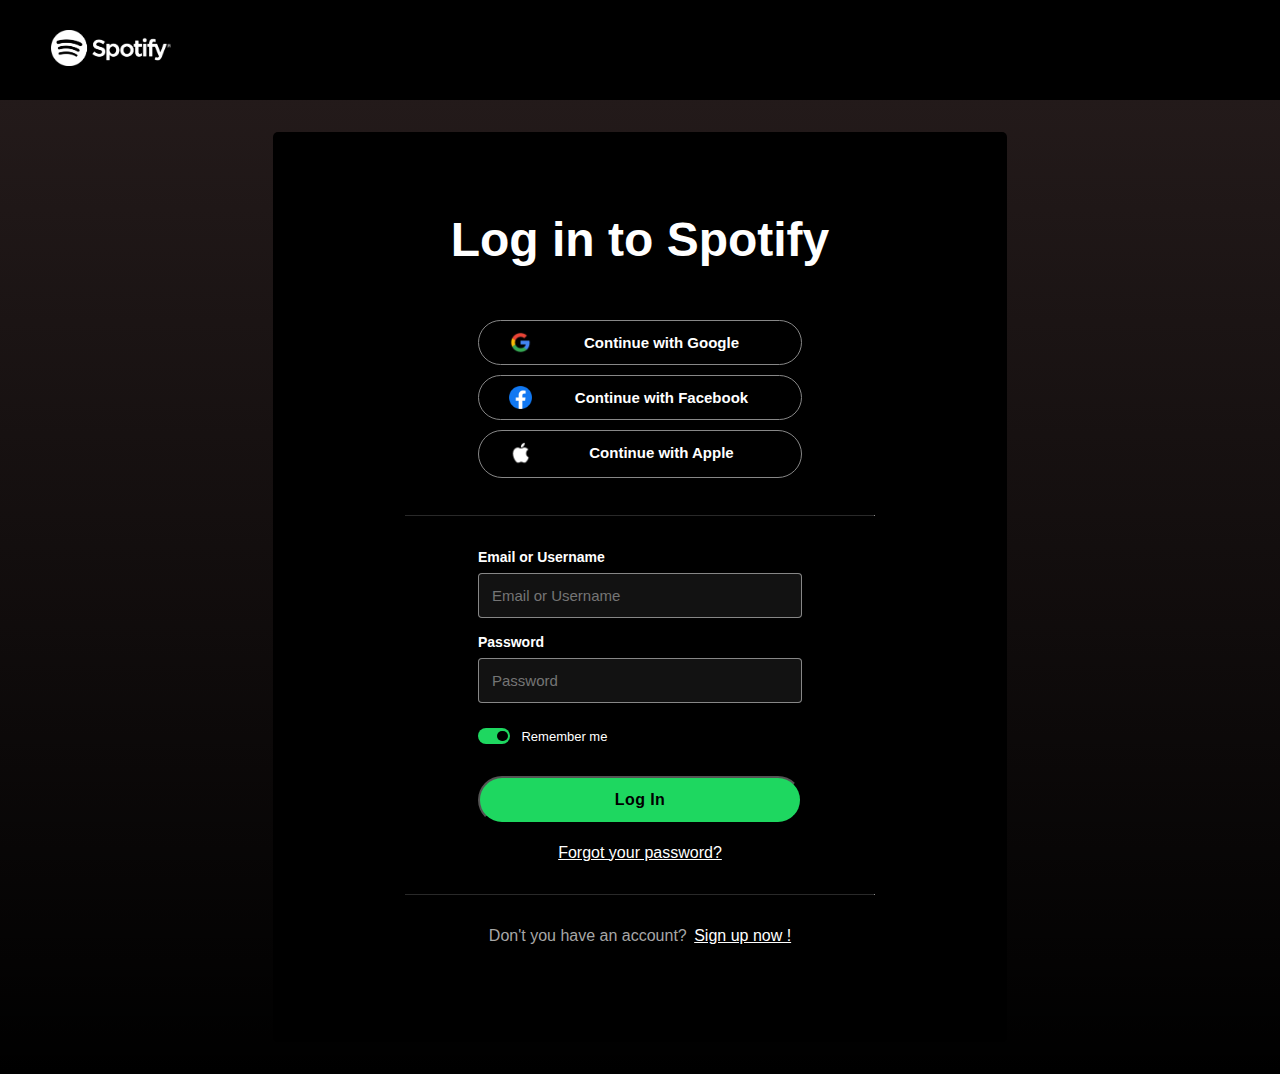
<file: signup.html>
<!DOCTYPE html>
<html>
    <head>
        <title>Sign Up</title>
        <link rel="stylesheet" href="signup.css">
    </head>
    <body>
        
        <header>
            <div class="logo">
                <a href="signup.html">
                    <img src="images/spo-logo.png" alt="...">
                </a>
            </div>
        </header>

        <section>

            <div class="main">
                <h1>Log in to Spotify</h1>

                <div class="account-connect">
                    <button class="a-c-btn" id="g"><img src="images/google.png" alt="..."><span>Continue with Google</span></button>
                    <button class="a-c-btn" id="f"><img src="images/facebook.png" alt="..."><span>Continue with Facebook</span></button>
                    <button class="a-c-btn" id="a"><img src="images/apple.png" alt="..."><span>Continue with Apple</span></button>
                </div>

                <hr>

                <div class="log-in">
                    <form>
                        <label>Email or Username</label>
                        <input type="text" placeholder="Email or Username">

                        <label>Password</label>
                        <input type="text" placeholder="Password">

                        <div class="switch">
                            <input type="checkbox" id="switch" checked>
                            <label for="switch"></label>
                            <span>Remember me</span>
                        </div>

                        <button>Log In</button>


                        <a href="#">Forgot your password?</a>


                    </form>
                </div>

                <hr>

                <div class="last">
                    <span>Don't you have an account?</span>
                    <a href="#">Sign up now !</a>
                </div>

            </div>
        </section>
    </body>
</html>
</file>
<file: signup.css>
*{
    margin: 0;
    padding: 0;
    box-sizing: border-box;
    text-decoration: none;
    list-style: none;
}

html{
    font-family: CircularSpTitle, CircularSpTitle-Tall, CircularSp-Arab, CircularSp-Hebr, CircularSp-Cyrl, CircularSp-Grek, CircularSp-Deva, sans-serif;
}

header{
    background-color: #000;
    padding: 30px 0px 30px 51px;
}

header .logo img{
    width: 120px;
}

section {
    background: linear-gradient(rgba(11,1,1,0.9) 0%, rgb(0,0,0) 100%);
    display: grid;
    place-items: center; /* This is equivalent to align-items: center and justify-content: center */
}


section div.main{
    margin: 32px 0;
    padding: 32px;
    width: 734px;
    height: 910px;
    background: #000;
    border-radius: 5px;
}

section div.main h1{
    text-align: center;
    margin: 48px 0;
    color: white;
    font-size: 48px;
}

section div.main .account-connect{
    display: grid;
    place-items: center; /* This property replaces align-items and justify-content */
}


section div.main .account-connect button{
    width: 324px;
    text-align: center;
    padding: 10px 20px;
    border: none;
    outline: none;
    margin: 5px 0;
    border-radius: 500px;
    color: white;
    background: transparent;
    border: 1px solid #878787;
    font-size: 15px;
    font-weight: bold;
}

section div.main .account-connect button img{
    width: 23px;
    float: left;
    margin: 0 10px;
}

section div.main .account-connect button span{
    position: relative;
    top: 3px;
}

section div.main hr{
    margin: 32px 100px;
    border-radius: none;
    border-bottom: none;
    border-left: none;
    border-image: initial;
    border-top: 1px solid rgb(41,41,41);
}

section div.main .log-in{
    display: flex;
    align-items: center;
    justify-content: center;
    font-weight: bold;
}

section div.main .log-in form label{
    color: white;
    font-size: 14px;
    margin-bottom: 8px;
    display: inline-block;
}

section div.main .log-in form input{
    display: block;
    padding: 14px;
    width: 324px;
    margin-bottom: 15px;
    font-size: 15px;
    font-weight: 500;
    background: rgb(18,18,18);
    outline: none;
    border: none;
    appearance: none;
    border-radius: 4px;
    box-shadow: inset 0 0 0 1px #878787;
    color: white;
}

.switch{
    margin: 0;
    padding: 0;
}

.switch input[type=checked] {
    height: 0;
    width: 0;
    visibility: hidden;
}

.switch label{
    margin: 10px 0px 20px 0px;
    cursor: pointer;
    padding: 3px;
    width: 32px;
    height: 16px;
    background: #727272;
    display: block;
    border-radius: 50em;
    position: relative;
    transition: .1s;
    box-sizing: border-box;
}

.switch label::after{
    content: '';
    position: absolute;
    width: 11px;
    height: 10px;
    background: black;
    border-radius: 50em;
    transition: .1s;
}

.switch input:active+label{
    background-color: #727272;
}

.switch input:checked+label{
    background: #1ed760;
    
}

.switch input:checked+label::after{
    transform: translateX(calc(100% + 5px));
}

input#switch{
    display: none;
}

.switch span{
    color: white;
    font-size: 13px;
    font-weight: 400;
    position: relative;
    left: 7px;
    bottom: 11px;
}

section div.main .log-in button{
    background-color: #1ed760;
    border-radius: 30px;
    font-weight: bold;
    padding: 8px 32px;
    height: 48px;
    width: 324px;
    letter-spacing: .4px;
    font-size: 16px;
    margin: 20px 0px;
}

section div.main .log-in a{
    display: block;
    text-align: center;
    color: white;
    font-weight: 400;
    text-decoration: underline;
}

section div.main .last{
    margin: 10px 0;
    text-align: center;
}

section div.main .last span{
    color: #A7A7A7;
    margin-right: 3px;
}

section div.main .last a{
    color: white;
    text-decoration: underline;
}
</file>
